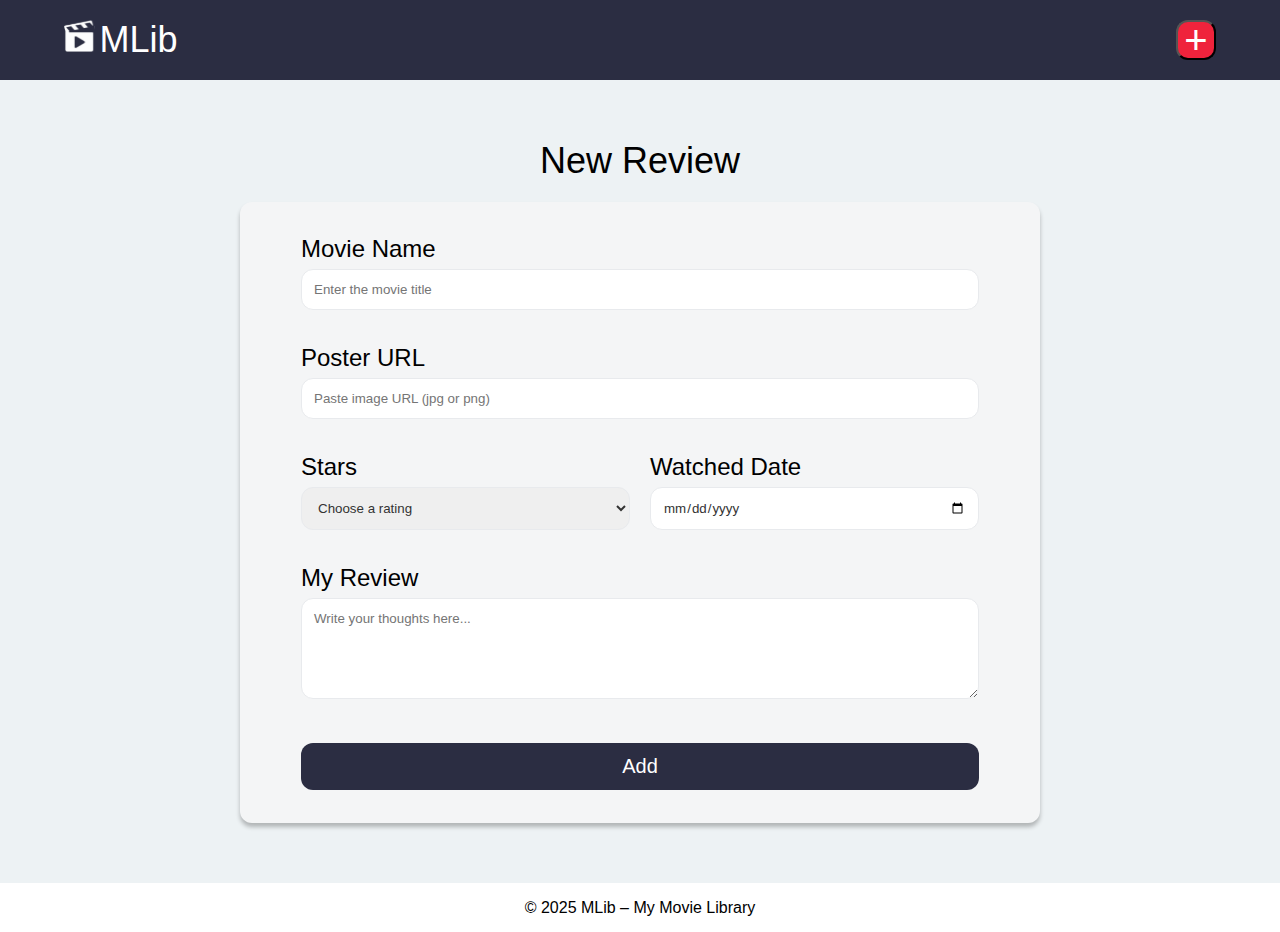
<file: pages/add-review.html>
<!DOCTYPE html>
<html lang="en">

    <head>
        <meta charset="UTF-8">
        <meta name="viewport" content="width=device-width, initial-scale=1.0">
        <title>My Movie Library - Add New Review</title>
        <link rel="stylesheet" href ="../css/style.css">
    </head>

    <body>
        <header>
            <a href="../index.html">
                <div>
                    <img src="../assets/images/mlib-icon.svg" alt = "MLib Logo Icon" height="32">
                    <span>MLib</span>
                </div>
            </a>

            <nav>
                <a href="pages/add-review.html">
                    <button class="add-button" aria-label="Add new movie review">+</button>
                </a>
            </nav>

        </header>

        <main>
            <div class="form-page-container">
                <h2>New Review</h2>

                <div class="form-container">
                    <form>
                        <div class="form-group">
                            <label for="movie-name">Movie Name</label>
                            <input type="text" id="movie-name" placeholder="Enter the movie title">
                        </div>

                        <div class="form-group">
                            <label for="poster-url">Poster URL</label>
                            <input type="text" id="poster-url" placeholder="Paste image URL (jpg or png)">
                        </div>

                        <div class="form-row">
                            <div class="form-group">
                                <label for="rating-select">Stars</label>
                                <select id="rating-select">
                                    <option value="">Choose a rating</option>
                                    <option value="1">★☆☆☆☆ - 1 Star</option>
                                    <option value="2">★★☆☆☆ - 2 Stars</option>
                                    <option value="3">★★★☆☆ - 3 Stars</option>
                                    <option value="4">★★★★☆ - 4 Stars</option>
                                    <option value="5">★★★★★ - 5 Stars</option>
                                </select>
                            </div>

                            <div class="form-group">
                                <label for="watched-date">Watched Date</label>
                                <input type="date" id="watched-date">
                            </div>
                        </div>
                        <div class="form-group">
                            <label for="review-text">My Review</label>
                            <textarea id="review-text" rows="5" placeholder="Write your thoughts here..."></textarea>
                        </div>

                        <button type="submit" class="submit-button">Add</button>
                        
                    </form>
                </div>
            </div>
        </main>

            <footer>
                <p>&copy; 2025 MLib &ndash; My Movie Library</p>
            </footer>
        
    </body>

</html>
</file>
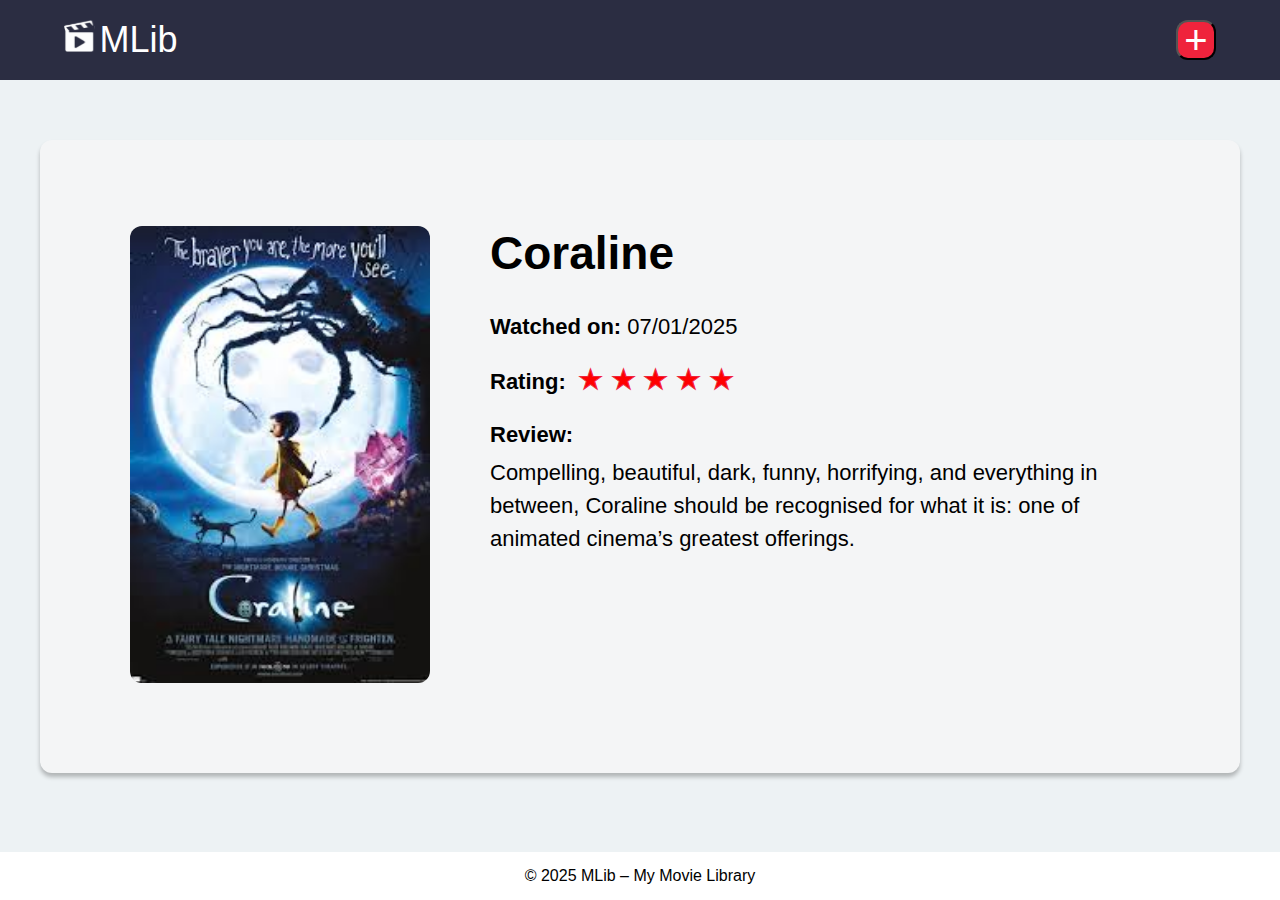
<file: pages/details-coraline.html>
<!DOCTYPE html>
<html lang="en">

    <head>
        <meta charset="UTF-8">
        <meta name="viewport" content="width=device-width, initial-scale=1.0">
        <title>My Movie Library - Coraline</title>
        <link rel="stylesheet" href ="../css/style.css">
    </head>

    <body>
        <header>
            <a href="../index.html">
                <div>
                    <img src="../assets/images/mlib-icon.svg" alt = "MLib Logo Icon" height="32">
                    <span>MLib</span>
                </div>
            </a>

            <nav>
                <a href="add-review.html">
                    <button class="add-button" aria-label="Add new movie review">+</button>
                </a>
            </nav>

        </header>

        <main>

            <div class="movie-details-container">

                <div class="movie-poster">
                    <img src="../assets/images/coraline.jpeg" alt="Movie Poster">
                </div>

                <div class="movie-details-info">

                    <h1 class="movie-title">Coraline</h1>

                    <div class="movie-section">
                        <p><strong>Watched on:</strong> 07/01/2025</p>
                    </div>
                    
                    <div class="movie-section rating-details">
                        <p><strong>Rating:</strong></p>
                        <div class="rating">
                            <span>★</span> <span>★</span> <span>★</span> <span>★</span> <span>★</span>
                        </div>
                    </div>
                    

                    <div class="movie-section">
                        <p class="review-title"><strong>Review:</strong></p>
                        <p>Compelling, beautiful, dark, funny, horrifying, and everything in between, Coraline should be recognised for what it is: one of animated cinema’s greatest offerings.</p>
                    </div>

                </div>

            </div>
            
        </main>

            <footer>
                <p>&copy; 2025 MLib &ndash; My Movie Library</p>
            </footer>
        
    </body>

</html>
</file>
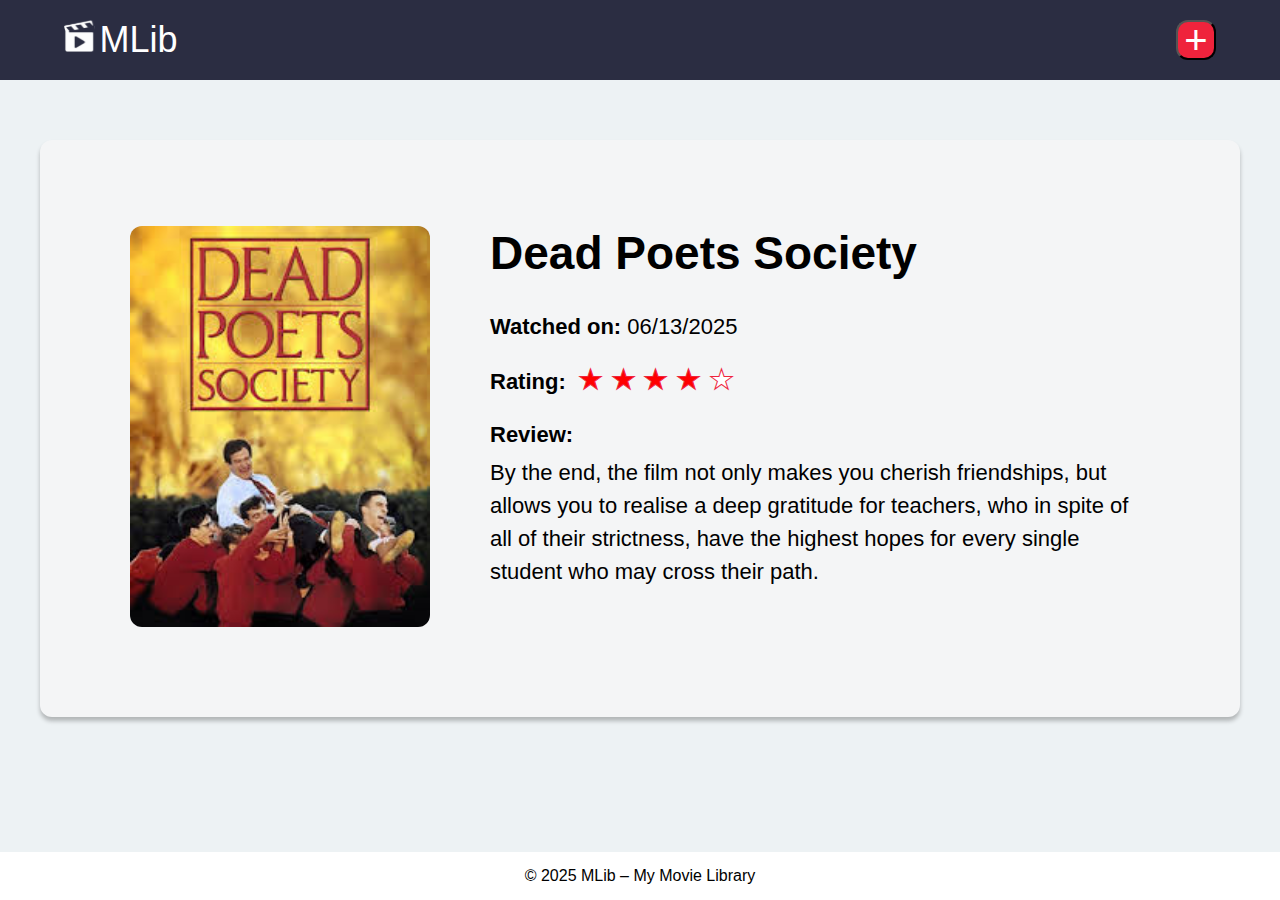
<file: pages/details-dead-poets-society.html>
<!DOCTYPE html>
<html lang="en">

    <head>
        <meta charset="UTF-8">
        <meta name="viewport" content="width=device-width, initial-scale=1.0">
        <title>My Movie Library - Dead Poets Society</title>
        <link rel="stylesheet" href ="../css/style.css">
    </head>

    <body>
        <header>
            <a href="../index.html">
                <div>
                    <img src="../assets/images/mlib-icon.svg" alt = "MLib Logo Icon" height="32">
                    <span>MLib</span>
                </div>
            </a>

            <nav>
                <a href="add-review.html">
                    <button class="add-button" aria-label="Add new movie review">+</button>
                </a>
            </nav>

        </header>

        <main>

            <div class="movie-details-container">

                <div class="movie-poster">
                    <img src="../assets/images/deadpoetssociety.jpeg" alt="Movie Poster">
                </div>

                <div class="movie-details-info">

                    <h1 class="movie-title">Dead Poets Society</h1>

                    <div class="movie-section">
                        <p><strong>Watched on:</strong> 06/13/2025</p>
                    </div>
                    
                    <div class="movie-section rating-details">
                        <p><strong>Rating:</strong></p>
                        <div class="rating">
                            <span>★</span> <span>★</span> <span>★</span> <span>★</span> <span class="star-empty">★</span>
                        </div>
                    </div>
                    

                    <div class="movie-section">
                        <p class="review-title"><strong>Review:</strong></p>
                        <p>By the end, the film not only makes you cherish friendships, but allows you to realise a deep gratitude for teachers, who in spite of all of their strictness, have the highest hopes for every single student who may cross their path.</p>
                    </div>

                </div>

            </div>
            
        </main>

            <footer>
                <p>&copy; 2025 MLib &ndash; My Movie Library</p>
            </footer>
        
    </body>

</html>
</file>
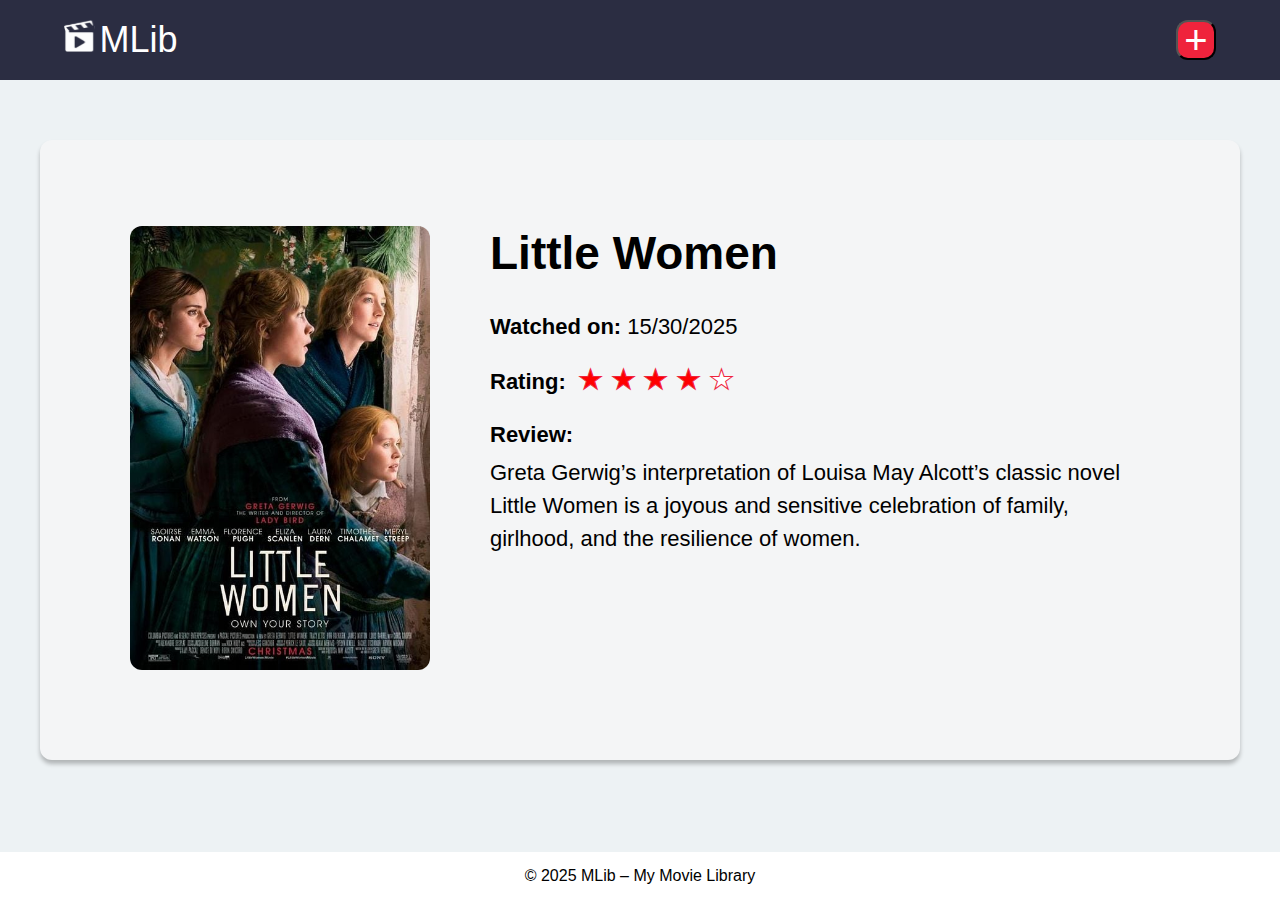
<file: pages/details-little-women.html>
<!DOCTYPE html>
<html lang="en">

    <head>
        <meta charset="UTF-8">
        <meta name="viewport" content="width=device-width, initial-scale=1.0">
        <title>My Movie Library - Little Women</title>
        <link rel="stylesheet" href ="../css/style.css">
    </head>

    <body>
        <header>
            <a href="../index.html">
                <div>
                    <img src="../assets/images/mlib-icon.svg" alt = "MLib Logo Icon" height="32">
                    <span>MLib</span>
                </div>
            </a>

            <nav>
                <a href="add-review.html">
                    <button class="add-button" aria-label="Add new movie review">+</button>
                </a>
            </nav>

        </header>

        <main>

            <div class="movie-details-container">

                <div class="movie-poster">
                    <img src="../assets/images/littlewomen.jpg" alt="Movie Poster">
                </div>

                <div class="movie-details-info">

                    <h1 class="movie-title">Little Women</h1>

                    <div class="movie-section">
                        <p><strong>Watched on:</strong> 15/30/2025</p>
                    </div>
                    
                    <div class="movie-section rating-details">
                        <p><strong>Rating:</strong></p>
                        <div class="rating">
                            <span>★</span> <span>★</span> <span>★</span> <span>★</span> <span class="star-empty">★</span>
                        </div>
                    </div>
                    

                    <div class="movie-section">
                        <p class="review-title"><strong>Review:</strong></p>
                        <p>Greta Gerwig’s interpretation of Louisa May Alcott’s classic novel Little Women is a joyous and sensitive celebration of family, girlhood, and the resilience of women.</p>
                    </div>

                </div>

            </div>
            
        </main>

            <footer>
                <p>&copy; 2025 MLib &ndash; My Movie Library</p>
            </footer>
        
    </body>

</html>
</file>
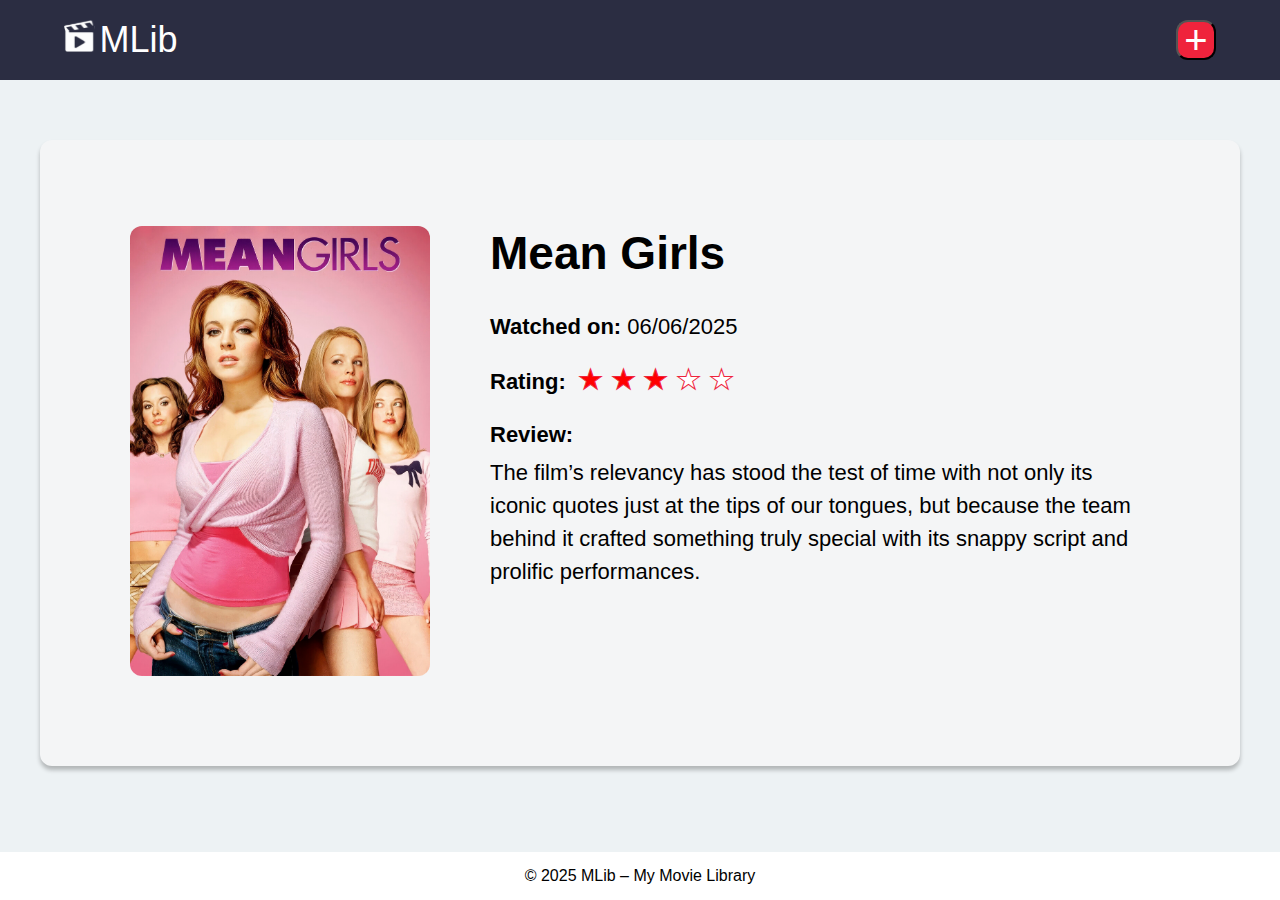
<file: pages/details-mean-girls.html>
<!DOCTYPE html>
<html lang="en">

    <head>
        <meta charset="UTF-8">
        <meta name="viewport" content="width=device-width, initial-scale=1.0">
        <title>My Movie Library - Mean Girls</title>
        <link rel="stylesheet" href ="../css/style.css">
    </head>

    <body>
        <header>
            <a href="../index.html">
                <div>
                    <img src="../assets/images/mlib-icon.svg" alt = "MLib Logo Icon" height="32">
                    <span>MLib</span>
                </div>
            </a>

            <nav>
                <a href="add-review.html">
                    <button class="add-button" aria-label="Add new movie review">+</button>
                </a>
            </nav>

        </header>

        <main>

            <div class="movie-details-container">

                <div class="movie-poster">
                    <img src="../assets/images/meangirls.jpeg" alt="Movie Poster">
                </div>

                <div class="movie-details-info">

                    <h1 class="movie-title">Mean Girls</h1>

                    <div class="movie-section">
                        <p><strong>Watched on:</strong> 06/06/2025</p>
                    </div>
                    
                    <div class="movie-section rating-details">
                        <p><strong>Rating:</strong></p>
                        <div class="rating">
                            <span>★</span> <span>★</span> <span>★</span> <span class="star-empty">★</span> <span class="star-empty">★</span>
                        </div>
                    </div>
                    

                    <div class="movie-section">
                        <p class="review-title"><strong>Review:</strong></p>
                        <p>The film’s relevancy has stood the test of time with not only its iconic quotes just at the tips of our tongues, but because the team behind it crafted something truly special with its snappy script and prolific performances.</p>
                    </div>

                </div>

            </div>
            
        </main>

            <footer>
                <p>&copy; 2025 MLib &ndash; My Movie Library</p>
            </footer>
        
    </body>

</html>
</file>
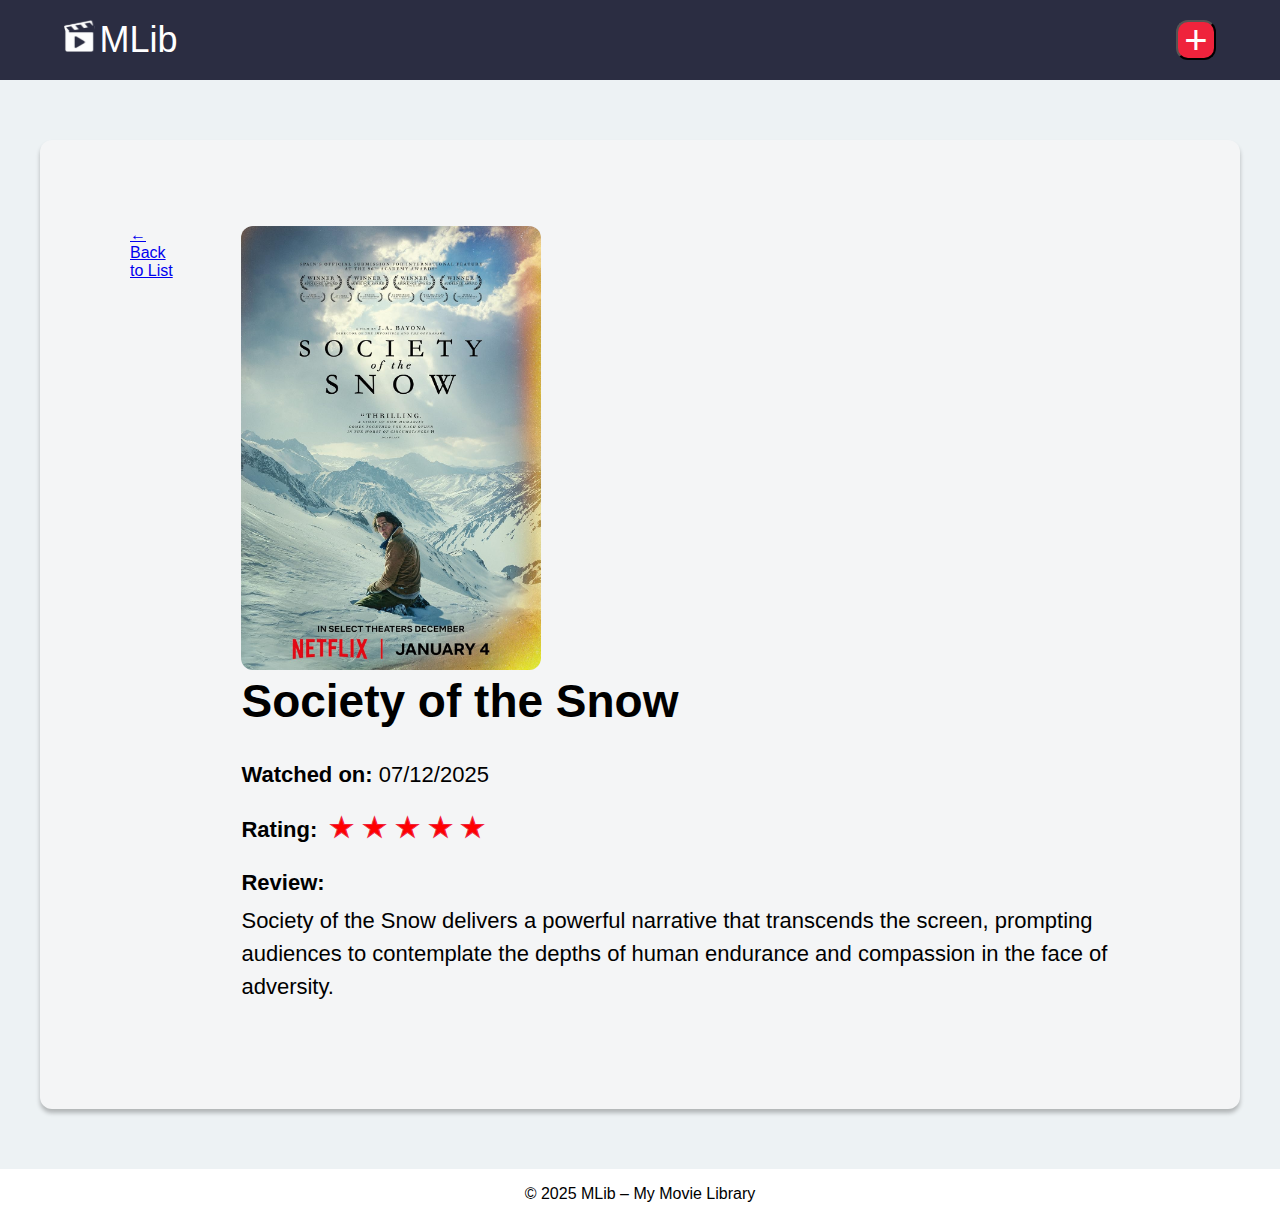
<file: pages/details-society-of-snow.html>
<!DOCTYPE html>
<html lang="en">

    <head>
        <meta charset="UTF-8">
        <meta name="viewport" content="width=device-width, initial-scale=1.0">
        <title>My Movie Library - Society of the Snow</title>
        <link rel="stylesheet" href ="../css/style.css">
    </head>

    <body>
        <header>
            <a href="../index.html">
                <div>
                    <img src="../assets/images/mlib-icon.svg" alt = "MLib Logo Icon" height="32">
                    <span>MLib</span>
                </div>
            </a>

            <nav>
                <a href="add-review.html">
                    <button class="add-button" aria-label="Add new movie review">+</button>
                </a>
            </nav>

        </header>

        <main>

            <div class="movie-details-container">
                <div class="back-link">
                    <a href="../index.html">&larr; Back to List</a>
                </div>

                <div class="movie-details-body">
                    
                    <div class="movie-poster">
                        <img src="../assets/images/societyofsnow.jpg" alt="Movie Poster">
                    </div>

                    <div class="movie-details-info">

                        <h1 class="movie-title">Society of the Snow</h1>

                        <div class="movie-section">
                            <p><strong>Watched on:</strong> 07/12/2025</p>
                        </div>
                        
                        <div class="movie-section rating-details">
                            <p><strong>Rating:</strong></p>
                            <div class="rating">
                                <span>★</span> <span>★</span> <span>★</span> <span>★</span> <span>★</span>
                            </div>
                        </div>
                        

                        <div class="movie-section">
                            <p class="review-title"><strong>Review:</strong></p>
                            <p>Society of the Snow delivers a powerful narrative that transcends the screen, prompting audiences to contemplate the depths of human endurance and compassion in the face of adversity.</p>
                        </div>

                    </div>
                </div>
            </div>
            
        </main>

            <footer>
                <p>&copy; 2025 MLib &ndash; My Movie Library</p>
            </footer>
        
    </body>

</html>
</file>
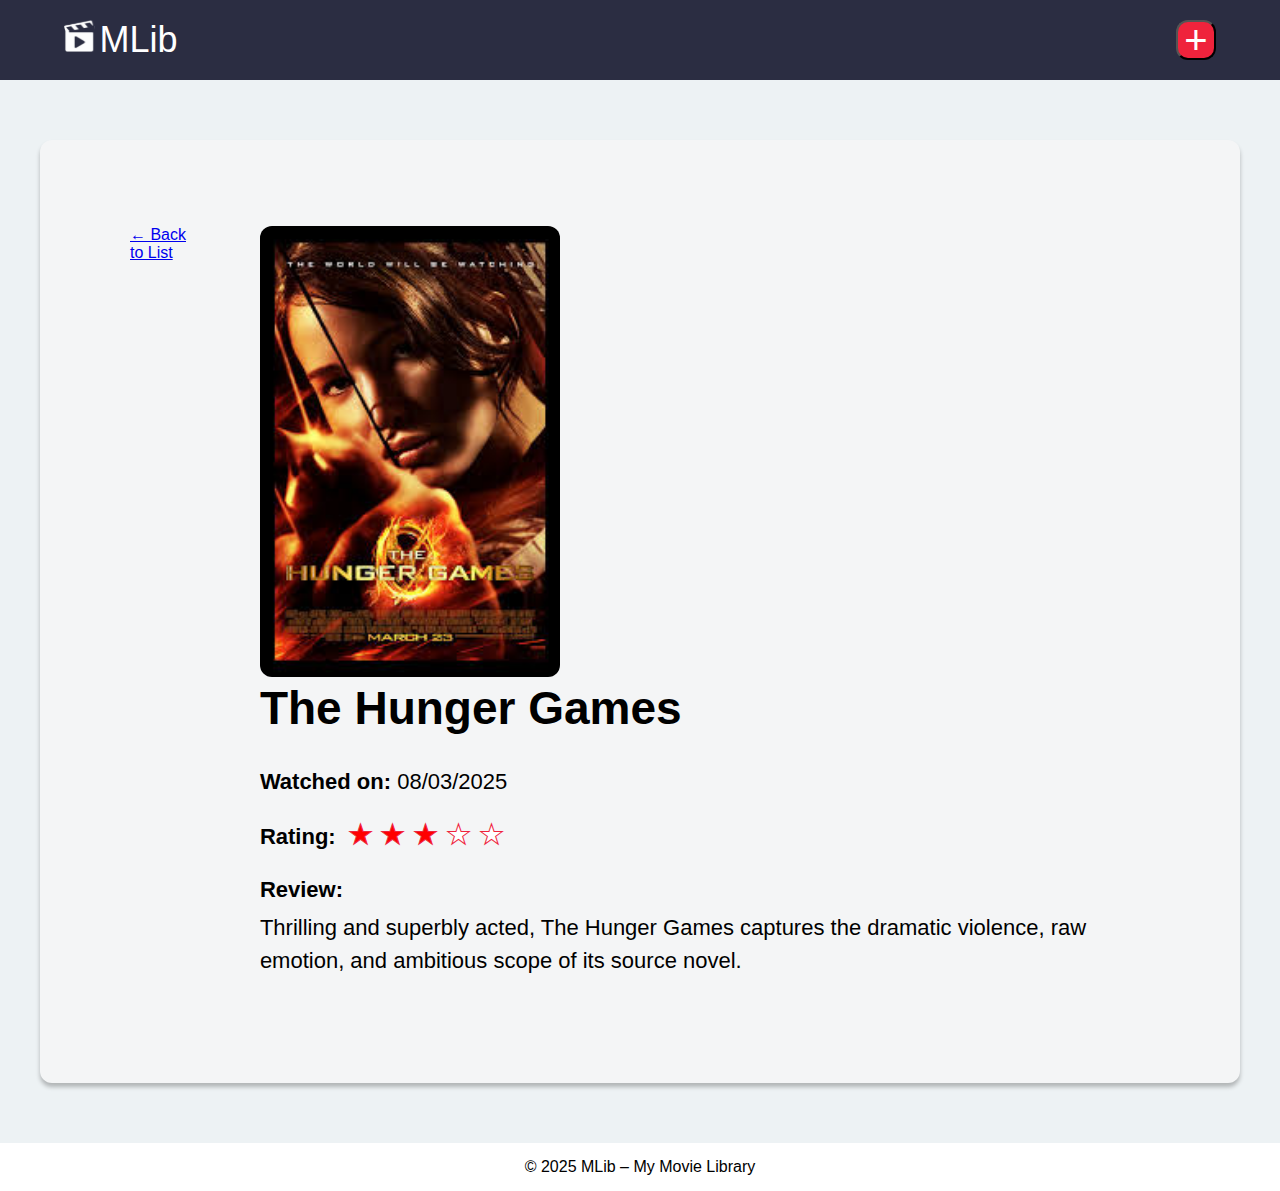
<file: pages/details-the-hunger-games.html>
<!DOCTYPE html>
<html lang="en">

    <head>
        <meta charset="UTF-8">
        <meta name="viewport" content="width=device-width, initial-scale=1.0">
        <title>My Movie Library - The Hunger Games</title>
        <link rel="stylesheet" href ="../css/style.css">
    </head>

    <body>
        <header>
            <a href="../index.html">
                <div>
                    <img src="../assets/images/mlib-icon.svg" alt = "MLib Logo Icon" height="32">
                    <span>MLib</span>
                </div>
            </a>

            <nav>
                <a href="add-review.html">
                    <button class="add-button" aria-label="Add new movie review">+</button>
                </a>
            </nav>

        </header>

        <main>

            <div class="movie-details-container">
                <div class="back-link">
                    <a href="../index.html">&larr; Back to List</a>
                </div>

                <div class="movie-details-body">
                    
                    <div class="movie-poster">
                        <img src="../assets/images/thehungergames.jpeg" alt="Movie Poster">
                    </div>

                    <div class="movie-details-info">

                        <h1 class="movie-title">The Hunger Games</h1>

                        <div class="movie-section">
                            <p><strong>Watched on:</strong> 08/03/2025</p>
                        </div>
                        
                        <div class="movie-section rating-details">
                            <p><strong>Rating:</strong></p>
                            <div class="rating">
                                <span>★</span> <span>★</span> <span>★</span> <span class="star-empty">★</span> <span class="star-empty">★</span>
                            </div>
                        </div>
                        

                        <div class="movie-section">
                            <p class="review-title"><strong>Review:</strong></p>
                            <p>Thrilling and superbly acted, The Hunger Games captures the dramatic violence, raw emotion, and ambitious scope of its source novel.</p>
                        </div>

                    </div>
                </div>
            </div>
            
        </main>

            <footer>
                <p>&copy; 2025 MLib &ndash; My Movie Library</p>
            </footer>
        
    </body>

</html>
</file>
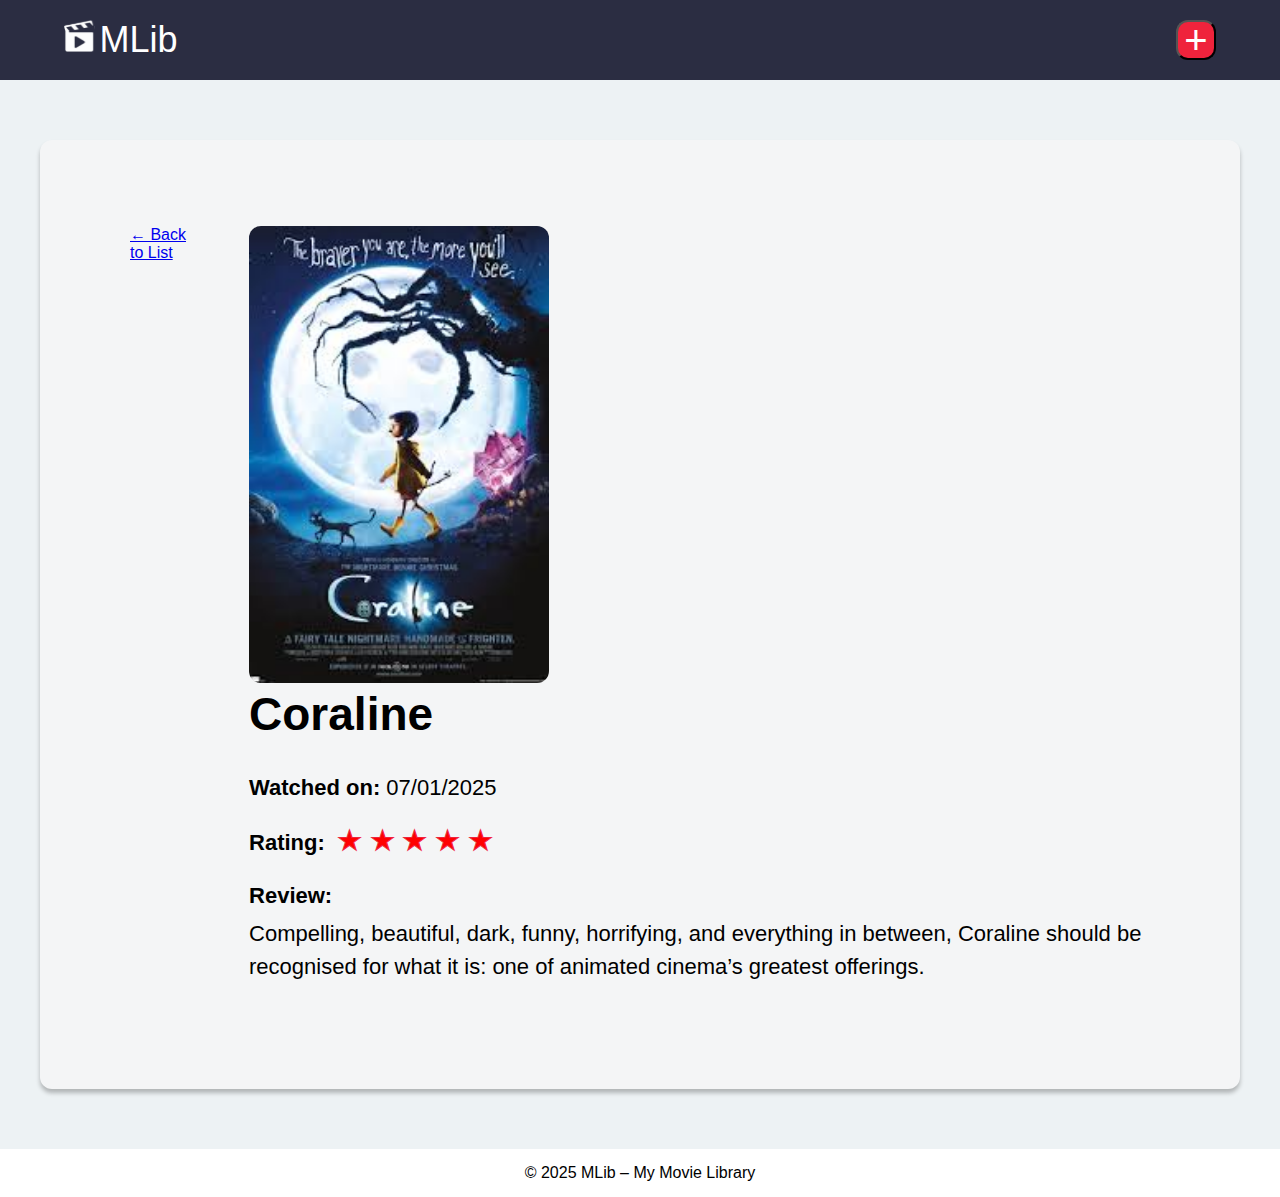
<file: templates/details-coraline.html>
<!DOCTYPE html>
<html lang="en">

    <head>
        <meta charset="UTF-8">
        <meta name="viewport" content="width=device-width, initial-scale=1.0">
        <title>My Movie Library - Coraline</title>
        <link rel="stylesheet" href ="../css/style.css">
    </head>

    <body>
        <header>
            <a href="../index.html">
                <div>
                    <img src="../assets/images/mlib-icon.svg" alt = "MLib Logo Icon" height="32">
                    <span>MLib</span>
                </div>
            </a>

            <nav>
                <a href="add-review.html">
                    <button class="add-button" aria-label="Add new movie review">+</button>
                </a>
            </nav>

        </header>

        <main>

            <div class="movie-details-container">
                <div class="back-link">
                    <a href="../index.html">&larr; Back to List</a>
                </div>

                <div class="movie-details-body">
                    
                    <div class="movie-poster">
                        <img src="../assets/images/coraline.jpeg" alt="Movie Poster">
                    </div>

                    <div class="movie-details-info">

                        <h1 class="movie-title">Coraline</h1>

                        <div class="movie-section">
                            <p><strong>Watched on:</strong> 07/01/2025</p>
                        </div>
                        
                        <div class="movie-section rating-details">
                            <p><strong>Rating:</strong></p>
                            <div class="rating">
                                <span>★</span> <span>★</span> <span>★</span> <span>★</span> <span>★</span>
                            </div>
                        </div>
                        

                        <div class="movie-section">
                            <p class="review-title"><strong>Review:</strong></p>
                            <p>Compelling, beautiful, dark, funny, horrifying, and everything in between, Coraline should be recognised for what it is: one of animated cinema’s greatest offerings.</p>
                        </div>

                    </div>
                    
                </div>
            </div>
            
        </main>

            <footer>
                <p>&copy; 2025 MLib &ndash; My Movie Library</p>
            </footer>
        
    </body>

</html>
</file>
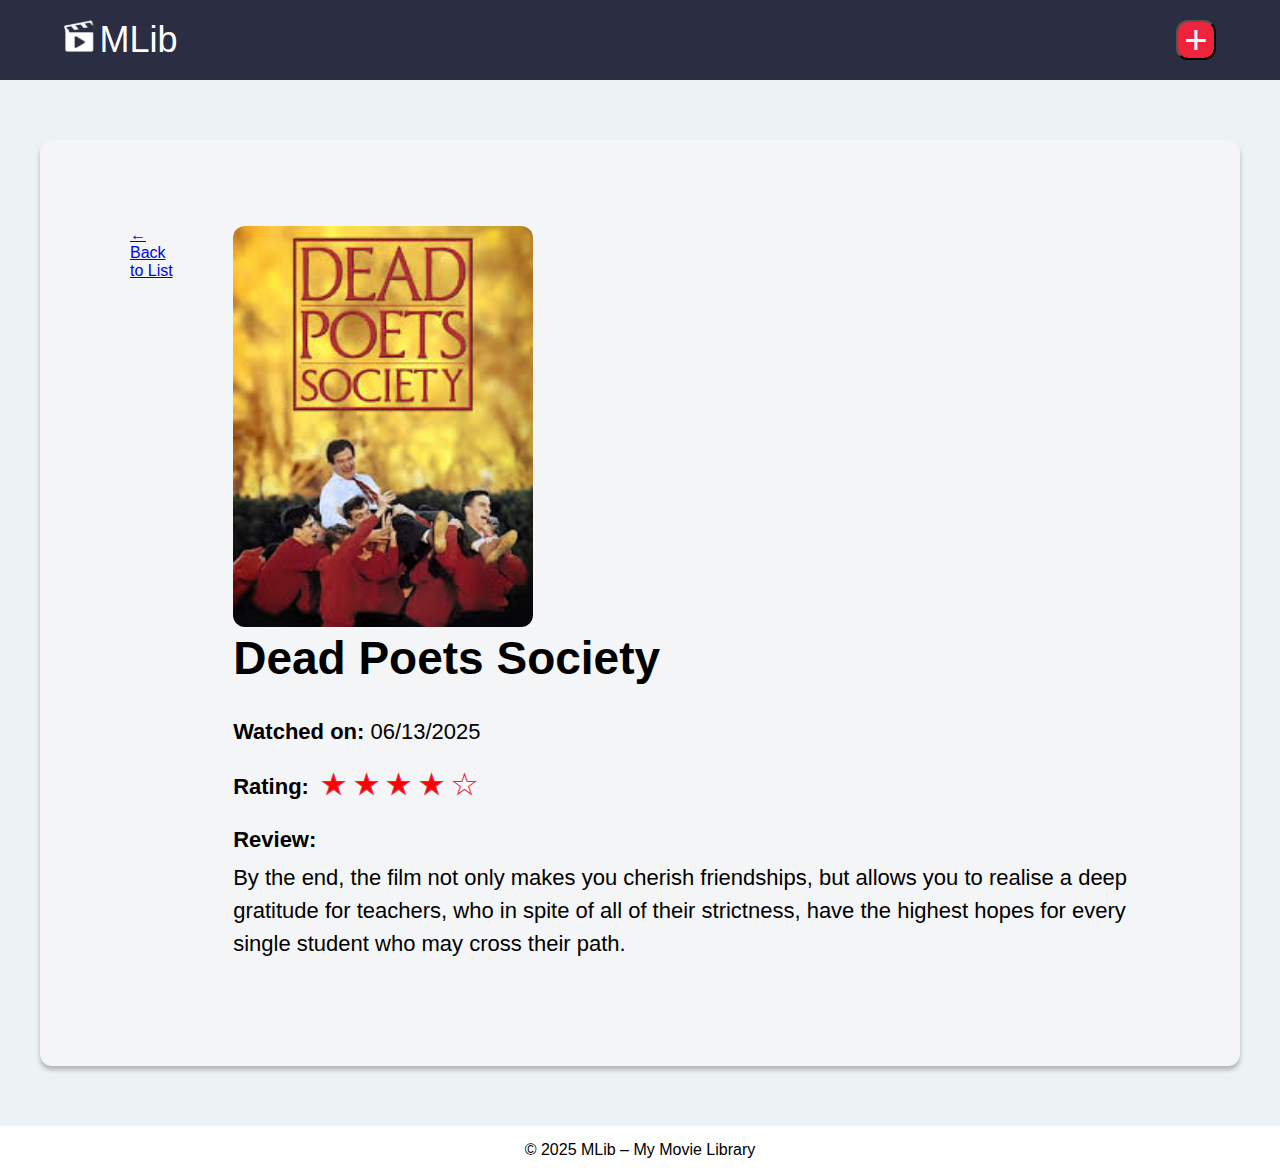
<file: templates/details-dead-poets-society.html>
<!DOCTYPE html>
<html lang="en">

    <head>
        <meta charset="UTF-8">
        <meta name="viewport" content="width=device-width, initial-scale=1.0">
        <title>My Movie Library - Dead Poets Society</title>
        <link rel="stylesheet" href ="../css/style.css">
    </head>

    <body>
        <header>
            <a href="../index.html">
                <div>
                    <img src="../assets/images/mlib-icon.svg" alt = "MLib Logo Icon" height="32">
                    <span>MLib</span>
                </div>
            </a>

            <nav>
                <a href="add-review.html">
                    <button class="add-button" aria-label="Add new movie review">+</button>
                </a>
            </nav>

        </header>

        <main>

            <div class="movie-details-container">
                <div class="back-link">
                    <a href="../index.html">&larr; Back to List</a>
                </div>

                <div class="movie-details-body">
                    
                    <div class="movie-poster">
                        <img src="../assets/images/deadpoetssociety.jpeg" alt="Movie Poster">
                    </div>

                    <div class="movie-details-info">

                        <h1 class="movie-title">Dead Poets Society</h1>

                        <div class="movie-section">
                            <p><strong>Watched on:</strong> 06/13/2025</p>
                        </div>
                        
                        <div class="movie-section rating-details">
                            <p><strong>Rating:</strong></p>
                            <div class="rating">
                                <span>★</span> <span>★</span> <span>★</span> <span>★</span> <span class="star-empty">★</span>
                            </div>
                        </div>
                        

                        <div class="movie-section">
                            <p class="review-title"><strong>Review:</strong></p>
                            <p>By the end, the film not only makes you cherish friendships, but allows you to realise a deep gratitude for teachers, who in spite of all of their strictness, have the highest hopes for every single student who may cross their path.</p>
                        </div>

                    </div>
                </div>
            </div>
            
        </main>

            <footer>
                <p>&copy; 2025 MLib &ndash; My Movie Library</p>
            </footer>
        
    </body>

</html>
</file>
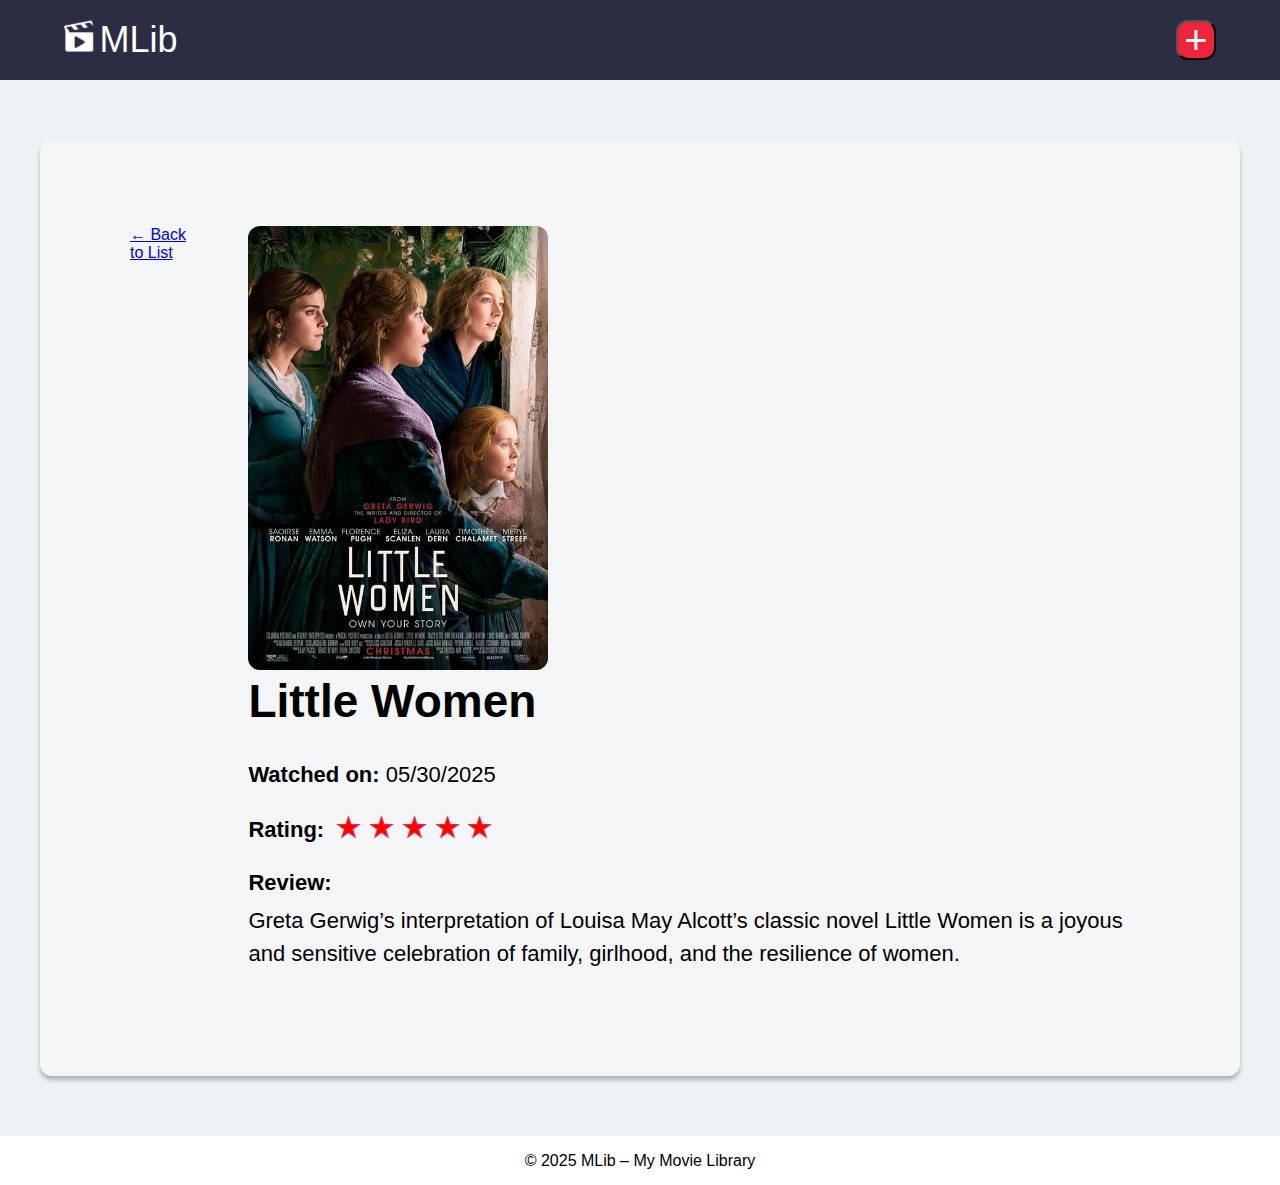
<file: templates/details-little-women.html>
<!DOCTYPE html>
<html lang="en">

    <head>
        <meta charset="UTF-8">
        <meta name="viewport" content="width=device-width, initial-scale=1.0">
        <title>My Movie Library - Little Women</title>
        <link rel="stylesheet" href ="../css/style.css">
    </head>

    <body>
        <header>
            <a href="../index.html">
                <div>
                    <img src="../assets/images/mlib-icon.svg" alt = "MLib Logo Icon" height="32">
                    <span>MLib</span>
                </div>
            </a>

            <nav>
                <a href="add-review.html">
                    <button class="add-button" aria-label="Add new movie review">+</button>
                </a>
            </nav>

        </header>

        <main>

            <div class="movie-details-container">
                <div class="back-link">
                    <a href="../index.html">&larr; Back to List</a>
                </div>

                <div class="movie-details-body">
                    
                    <div class="movie-poster">
                        <img src="../assets/images/littlewomen.jpg" alt="Movie Poster">
                    </div>

                    <div class="movie-details-info">

                        <h1 class="movie-title">Little Women</h1>

                        <div class="movie-section">
                            <p><strong>Watched on:</strong> 05/30/2025</p>
                        </div>
                        
                        <div class="movie-section rating-details">
                            <p><strong>Rating:</strong></p>
                            <div class="rating">
                                <span>★</span> <span>★</span> <span>★</span> <span>★</span> <span>★</span>
                            </div>
                        </div>
                        

                        <div class="movie-section">
                            <p class="review-title"><strong>Review:</strong></p>
                            <p>Greta Gerwig’s interpretation of Louisa May Alcott’s classic novel Little Women is a joyous and sensitive celebration of family, girlhood, and the resilience of women.</p>
                        </div>

                    </div>
                </div>
            </div>
            
        </main>

            <footer>
                <p>&copy; 2025 MLib &ndash; My Movie Library</p>
            </footer>
        
    </body>

</html>
</file>
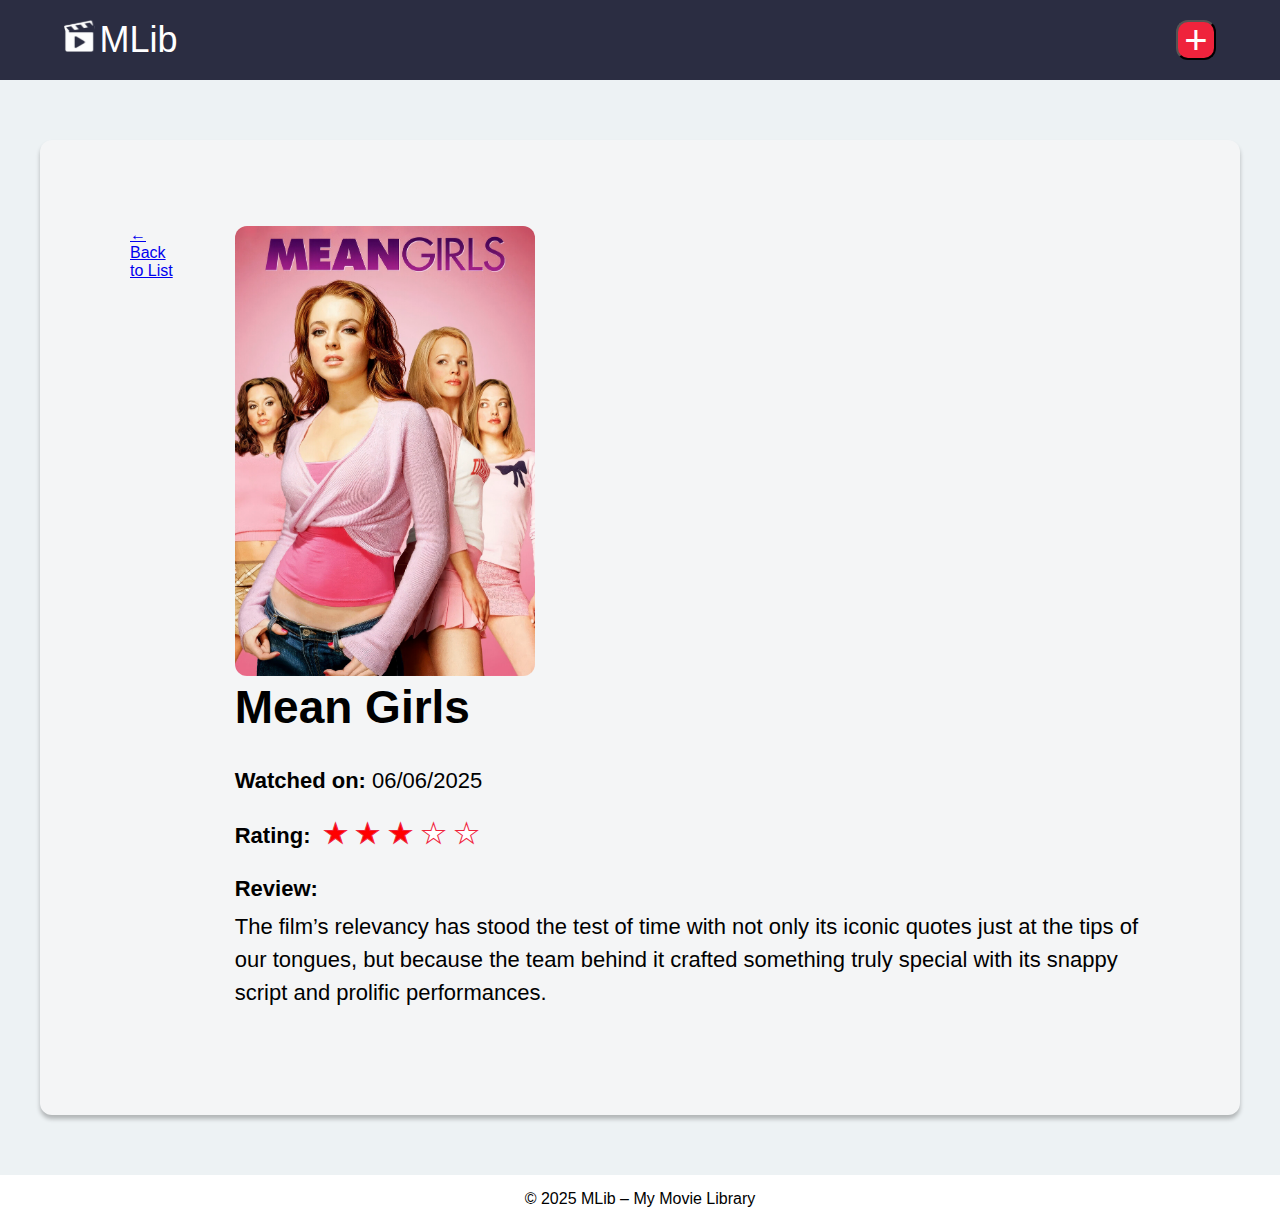
<file: templates/details-mean-girls.html>
<!DOCTYPE html>
<html lang="en">

    <head>
        <meta charset="UTF-8">
        <meta name="viewport" content="width=device-width, initial-scale=1.0">
        <title>My Movie Library - Mean Girls</title>
        <link rel="stylesheet" href ="../css/style.css">
    </head>

    <body>
        <header>
            <a href="../index.html">
                <div>
                    <img src="../assets/images/mlib-icon.svg" alt = "MLib Logo Icon" height="32">
                    <span>MLib</span>
                </div>
            </a>

            <nav>
                <a href="add-review.html">
                    <button class="add-button" aria-label="Add new movie review">+</button>
                </a>
            </nav>

        </header>

        <main>

            <div class="movie-details-container">
                <div class="back-link">
                    <a href="../index.html">&larr; Back to List</a>
                </div>

                <div class="movie-details-body">
                    
                    <div class="movie-poster">
                        <img src="../assets/images/meangirls.jpeg" alt="Movie Poster">
                    </div>

                    <div class="movie-details-info">

                        <h1 class="movie-title">Mean Girls</h1>

                        <div class="movie-section">
                            <p><strong>Watched on:</strong> 06/06/2025</p>
                        </div>
                        
                        <div class="movie-section rating-details">
                            <p><strong>Rating:</strong></p>
                            <div class="rating">
                                <span>★</span> <span>★</span> <span>★</span> <span class="star-empty">★</span> <span class="star-empty">★</span>
                            </div>
                        </div>
                        

                        <div class="movie-section">
                            <p class="review-title"><strong>Review:</strong></p>
                            <p>The film’s relevancy has stood the test of time with not only its iconic quotes just at the tips of our tongues, but because the team behind it crafted something truly special with its snappy script and prolific performances.</p>
                        </div>

                    </div>
                </div>
            </div>
            
        </main>

            <footer>
                <p>&copy; 2025 MLib &ndash; My Movie Library</p>
            </footer>
        
    </body>

</html>
</file>
<file: css/style.css>
* {
    margin: 0;
    padding: 0;
    box-sizing: border-box;
}

body {
    background-color: #EDF2F4;
    font-family: Arial, Helvetica, sans-serif;
    color: #000000;
    min-height: 100vh;
    display: flex;
    flex-direction: column;
}

main {
    flex: 1;
}

header{
    background-color: #2B2D42;
    color: #FFFFFF;
    height: 80px;
    padding: 0 5%;

    display: flex;
    justify-content: space-between;
    align-items: center;
}

header span{
    font-size: 36px;
}

.add-button {
    background-color: #EF233C;
    color: #FFFFFF;
    font-size: 40px;
    width: 40px;
    height: 40px;
    border-radius: 12px;
    
    display: flex;
    align-items: center;
    justify-content: center;

    cursor: pointer;
    transition: background-color 0.3s ease-in-out
}

.add-button:hover {
    background-color: #d0182f;
}

header a{
    text-decoration: none;
    color: inherit;
}

footer {
    background-color: #FFFFFF;
    color: #000000;
    text-align: center;
    padding: 15.25px;
}

.movie-card {
    width: 200px;
    box-shadow: 0px 4px 3px 0px #00000040;
    background-color: #F4F5F6;
    border: 1px solid #8D99AE;
    border-radius: 12px;
    text-align: center;

    transition: box-shadow 0.3s ease-in-out;
    animation: fadeInUp 0.8s ease-out forwards;
}

.movie-card:hover {
  box-shadow: 0px 8px 16px 0px rgba(0, 0, 0, 0.2); 
}

@keyframes fadeInUp {
    from {
        opacity: 0;
        transform: translateY(20px)
    }

    to {
        opacity: 1;
        transform: translateY(0);
    }
}

.movie-card-link {
  color: inherit;
  text-decoration: none;
}


.movie-card img {
    border-radius: 12px 12px 0 0;
    object-fit: cover;
    width: 100%;
    height: 240px;
}

.movie-card h3 {
    margin-top: 19px;
    font-weight: 700;
    font-size: 16px;
}

.rating {
  color: red;
  font-size: 28px;
  margin-top: 8px;
  margin-bottom: 18px;
  -webkit-text-stroke: 1px #ef233c;
}

.star-empty {
  color: white;
}

.movie-list-container {
    display: flex;
    flex-wrap: wrap;
    row-gap: 40px;
    column-gap: 60px;
    margin: 0 auto;
    max-width: 1020px;
    padding: 26px 20px;
}

.form-page-container {
    max-width: 800px;
    margin: 60px auto;
}

.form-page-container h2{
    font-size: 36px;
    font-weight: 400;
    text-align: center;
    margin-bottom: 20px;
}

.form-container{
    background-color: #F4F5F6;
    padding: 33px 61px;
    border-radius: 12px;
    box-shadow: 0px 4px 4px 0px #00000040;
}

.form-group{
    margin-bottom: 34px;
    display: flex;
    flex-direction: column;
}

.form-group label{
    font-size: 24px;
    margin-bottom: 6px;
}

.form-group input, 
.form-group textarea, 
.form-group select {
    width: 100%;
    font-family: inherit;
    border: 1px solid #E8EAED;
    color: #333;
    padding: 12px;
    border-radius: 12px;
}

.form-row{
    display: flex;
    gap: 20px;
}

.form-row .form-group{
    flex: 1;
}

.submit-button {
    font-size: 20px;
    font-weight: 400;
    width: 100%;
    background-color: #2B2D42;
    color: #FFFFFF;
    font-family: inherit;
    border-radius: 12px;
    border: none;
    padding: 12px;
    gap: 10px;
    margin-top: 10px;
    cursor: pointer;
}

/* Movie Details*/

.movie-details-container {
    display: flex;
    align-items: flex-start;
    gap: 60px;

    margin: 60px auto;
    max-width: 1200px;

    background-color: #F4F5F6;
    border-radius: 12px;
    padding: 86px 90px;
    box-shadow: 0px 4px 4px 0px #00000040;

}

.movie-poster {
    flex-shrink: 0;
}

.movie-poster img {
    width: 300px;
    border-radius: 12px;
}

.movie-details-info h1 {
    font-size: 46px;
    margin-bottom: 30px;
}

.movie-details-info p {
    font-size: 22px;
    line-height: 1.5; 

}

.rating-details {
    display: flex;
    align-items: baseline;
    gap: 12px;
}

.movie-section {
    margin-bottom: 20px;
}

.rating-details .rating {
  margin: 0;
}

.review-title {
  margin-bottom: 5px;
}

@media (max-width: 540px) {
    .movie-list-container {
        justify-content: center;
    }

    .form-page-container{
        margin: 30px auto;
        padding: 0 15px;
    }

    .form-page-container h2{
        font-size: 30px;
    }

    .form-container {
        padding: 25px 20px;
    }

    .form-group label {
        font-size: 20px;
    }

    .form-row {
        flex-direction: column;
        gap: 0px;
    }

    .movie-details-container {
        flex-direction: column;
        align-items: center;
        gap: 20px;
        padding: 20px;
        margin: 30px 15px;
    }

    .movie-poster img{
        width: 100%;
        max-width: 280px;
    }

    .rating{
        font-size: 20px;
    }

    .movie-details-info h1 {
        font-size: 24px;
        align-items: center;
    }

    .movie-details-info p{
        font-size: 16px;
    }
}
</file>
